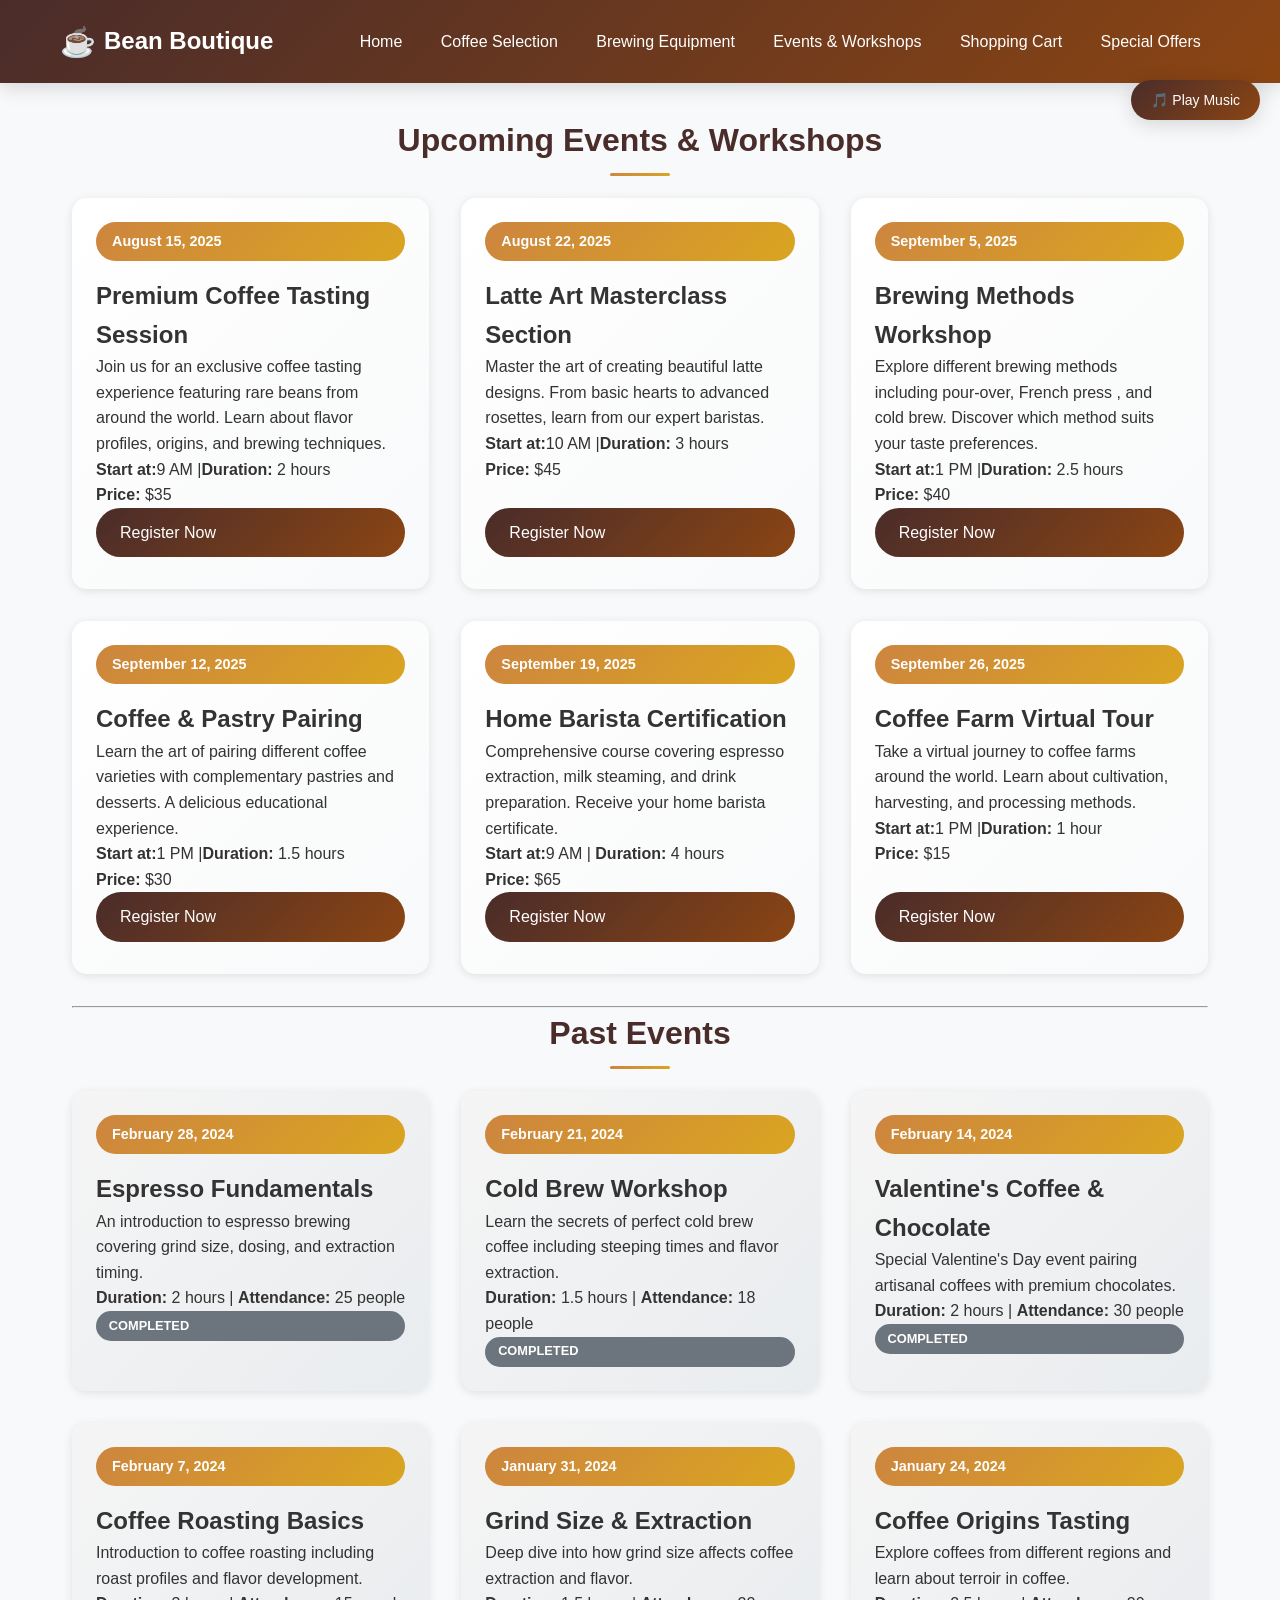
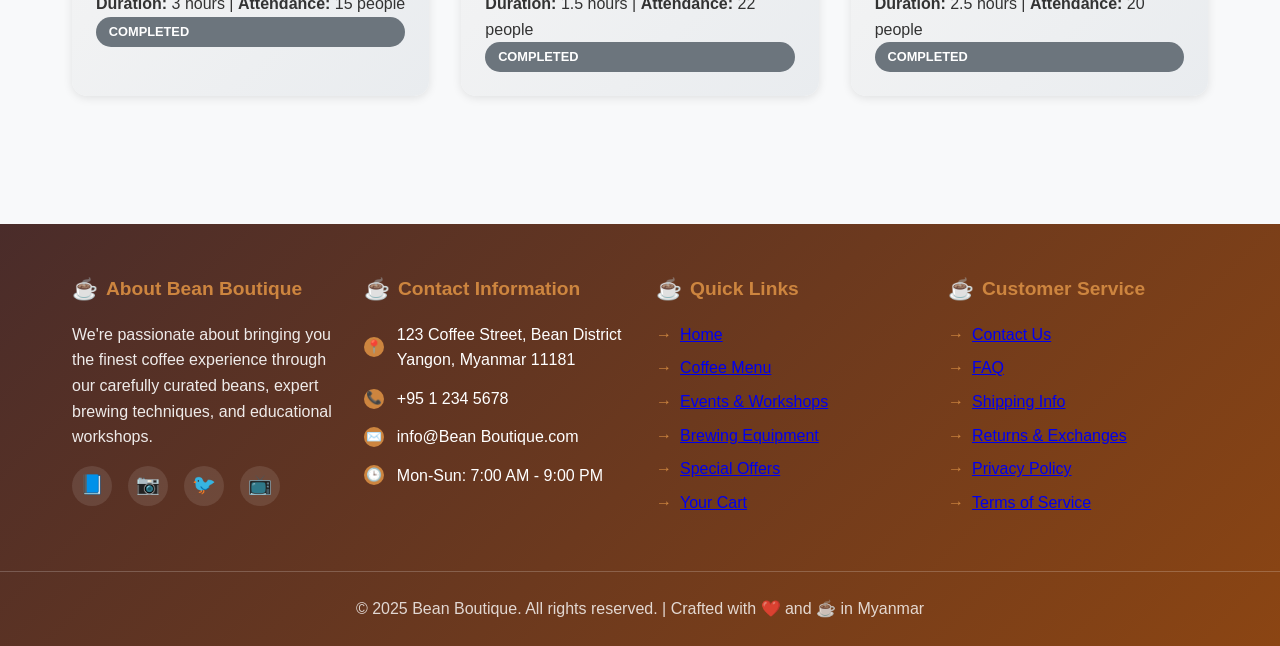
<file: events.html>
<!DOCTYPE html>
<html lang="en">
<head>
  <meta charset="UTF-8">
  <meta name="viewport" content="width=device-width, initial-scale=1.0">
  <title>Bean Boutique - Events & Workshops</title>
  <link rel="stylesheet" href="styles.css">
</head>
<body>
  <nav>
  <div class="nav-container">
    <a href="index.html" class="nav-logo">Bean Boutique</a>
    
    <div class="hamburger" id="hamburger">
      <span></span>
      <span></span>
      <span></span>
    </div>
    
    <ul class="nav-menu" id="nav-menu">
      <li class="nav-item"><a href="index.html" class="nav-link">Home</a></li>
      <li class="nav-item dropdown">
        <a href="coffee.html" class="nav-link">Coffee Selection</a>
        <ul class="dropdown-menu">
          <li class="nav-item"><a href="Espresso.html" class="nav-link">Espresso</a></li>
          <li class="nav-item"><a href="Cappuccino.html" class="nav-link">Cappuccino</a></li>
          <li class="nav-item"><a href="Americano.html" class="nav-link">Americano</a></li>
        </ul>
      </li>
      <li class="nav-item"><a href="brewing.html" class="nav-link">Brewing Equipment</a></li>
      <li class="nav-item"><a href="events.html" class="nav-link">Events & Workshops</a></li>
      <li class="nav-item"><a href="cart.html" class="nav-link">Shopping Cart</a></li>
      <li class="nav-item"><a href="offers.html" class="nav-link">Special Offers</a></li>
    </ul>
  </div>
</nav>

  <main>
    <h1 class="heading">Upcoming Events & Workshops</h1>
    <audio id="myAudio" loop>
        <source src="song/BackgroundMusic.mp3" type="audio/mpeg">
      </audio>

      <button class="music" onclick="toggleAudio()">🎵 Play Music</button>
    <div class="event-list">
      <div class="event-item upcoming">
        <span class="event-date">August 15, 2025</span>
        <h2>Premium Coffee Tasting Session</h2>
        <p>Join us for an exclusive coffee tasting experience featuring 
          rare beans from around the world. Learn about flavor profiles, 
          origins, and brewing techniques.</p>
        <p><strong>Start at:</strong>9 AM |<strong>Duration:</strong> 2 hours </p>
        <p><strong>Price:</strong> $35</p>
        <a href="Registration.html" class="design">Register Now</a>
      </div>
      
      <div class="event-item upcoming">
        <span class="event-date">August 22, 2025</span>
        <h2>Latte Art Masterclass Section</h2>
        <p>Master the art of creating beautiful latte designs. From basic 
          hearts to advanced rosettes, learn from our expert baristas.</p>
        <p><strong>Start at:</strong>10 AM |<strong>Duration:</strong> 
          3 hours </p>
        <p> <strong>Price:</strong> $45</p>
        <a href="Registration.html" class="design">Register Now</a>
      </div>
      
      <div class="event-item upcoming">
        <span class="event-date">September 5, 2025</span>
        <h2>Brewing Methods Workshop</h2>
        <p>Explore different brewing methods including pour-over, French press
          , and cold brew. Discover which method suits your taste preferences.</p>
        <p><strong>Start at:</strong>1 PM |<strong>Duration:</strong>
           2.5 hours </p>
        <p> <strong>Price:</strong> $40</p>
      
        <a href="Registration.html" class="design">Register Now</a>
      </div>
      
      <div class="event-item upcoming">
        <span class="event-date">September 12, 2025</span>
        <h2>Coffee & Pastry Pairing</h2>
        <p>Learn the art of pairing different coffee varieties with 
          complementary pastries and desserts. A delicious educational
           experience.</p>
        <p><strong>Start at:</strong>1 PM |<strong>Duration:</strong> 
          1.5 hours</p>
        <p> <strong>Price:</strong> $30</p>
    
        <a href="Registration.html" class="design">Register Now</a>
      </div>
      
      <div class="event-item upcoming">
        <span class="event-date">September 19, 2025</span>
        <h2>Home Barista Certification</h2>
        <p>Comprehensive course covering espresso extraction, milk steaming,
           and drink preparation. Receive your home barista certificate.</p>
        <p><strong>Start at:</strong>9 AM | <strong>Duration:</strong>
           4 hours</p>
        <p>  <strong>Price:</strong> $65</p>
    
        <a href="Registration.html" class="design">Register Now</a>
      </div>
      
      <div class="event-item upcoming">
        <span class="event-date">September 26, 2025</span>
        <h2>Coffee Farm Virtual Tour</h2>
        <p>Take a virtual journey to coffee farms around the world. Learn 
          about cultivation, harvesting, and processing methods.</p>
        <p><strong>Start at:</strong>1 PM |<strong>Duration:</strong>
           1 hour</p>
        <p> <strong>Price:</strong> $15</p>
       
        <a href="Registration.html" class="design">Register Now</a>
      </div>
    </div>
    <hr >
    <h1 class="heading">Past Events</h1>
    <div class="event-list">
      <div class="event-item past">
        <span class="event-date">February 28, 2024</span>
        <h2>Espresso Fundamentals</h2>
        <p>An introduction to espresso brewing covering grind size, 
          dosing, and extraction timing.</p>
        <p><strong>Duration:</strong> 2 hours | <strong>Attendance:</strong> 
          25 people</p>
        <span class="status-badge status-past">Completed</span>
      </div>
      <div class="event-item past">
        <span class="event-date">February 21, 2024</span>
        <h2>Cold Brew Workshop</h2>
        <p>Learn the secrets of perfect cold brew coffee including steeping
           times and flavor extraction.</p>
        <p><strong>Duration:</strong> 1.5 hours | <strong>Attendance:</strong>
           18 people</p>
        <span class="status-badge status-past">Completed</span>
      </div>
      <div class="event-item past">
        <span class="event-date">February 14, 2024</span>
        <h2>Valentine's Coffee & Chocolate</h2>
        <p>Special Valentine's Day event pairing artisanal coffees with 
          premium chocolates.</p>
        <p><strong>Duration:</strong> 2 hours | <strong>Attendance:</strong> 
          30 people</p>
        <span class="status-badge status-past">Completed</span>
      </div>
      <div class="event-item past">
        <span class="event-date">February 7, 2024</span>
        <h2>Coffee Roasting Basics</h2>
        <p>Introduction to coffee roasting including roast profiles and 
          flavor development.</p>
        <p><strong>Duration:</strong> 3 hours | <strong>Attendance:</strong> 
          15 people</p>
        <span class="status-badge status-past">Completed</span>
      </div>
     <div class="event-item past">
        <span class="event-date">January 31, 2024</span>
        <h2>Grind Size & Extraction</h2>
        <p>Deep dive into how grind size affects coffee extraction and 
          flavor.</p>
        <p><strong>Duration:</strong> 1.5 hours | <strong>Attendance:</strong>
           22 people</p>
        <span class="status-badge status-past">Completed</span>
      </div>
      <div class="event-item past">
        <span class="event-date">January 24, 2024</span>
        <h2>Coffee Origins Tasting</h2>
        <p>Explore coffees from different regions and learn about terroir 
          in coffee.</p>
        <p><strong>Duration:</strong> 2.5 hours | <strong>Attendance:</strong>
           20 people</p>
        <span class="status-badge status-past">Completed</span>
      </div>
    </div>
  </main>

  <footer>
  <div class="footer-content">
    <div class="footer-grid">
      <div class="footer-section">
        <h3>About Bean Boutique</h3>
        <p>We're passionate about bringing you the finest coffee experience through our carefully curated beans, expert brewing techniques, and educational workshops.</p>
        <div class="social-links">
          <a href="#" class="social-link" title="Facebook">📘</a>
          <a href="#" class="social-link" title="Instagram">📷</a>
          <a href="#" class="social-link" title="Twitter">🐦</a>
          <a href="#" class="social-link" title="YouTube">📺</a>
        </div>
      </div>
      
      <div class="footer-section">
        <h3>Contact Information</h3>
        <div class="contact-info">
          <div class="contact-item">
            <span class="contact-icon">📍</span>
            <span>123 Coffee Street, Bean District<br>Yangon, Myanmar 11181</span>
          </div>
          <div class="contact-item">
            <span class="contact-icon">📞</span>
            <span>+95 1 234 5678</span>
          </div>
          <div class="contact-item">
            <span class="contact-icon">✉️</span>
            <span>info@Bean Boutique.com</span>
          </div>
          <div class="contact-item">
            <span class="contact-icon">🕒</span>
            <span>Mon-Sun: 7:00 AM - 9:00 PM</span>
          </div>
        </div>
      </div>
      
      <div class="footer-section">
        <h3>Quick Links</h3>
        <ul>
          <li><a href="index.html">Home</a></li>
          <li><a href="coffee.html">Coffee Menu</a></li>
          <li><a href="events.html">Events & Workshops</a></li>
          <li><a href="brewing.html">Brewing Equipment</a></li>
          <li><a href="offers.html">Special Offers</a></li>
          <li><a href="cart.html">Your Cart</a></li>
        </ul>
      </div>
      
      <div class="footer-section">
        <h3>Customer Service</h3>
        <ul>
          <li><a href="#contact">Contact Us</a></li>
          <li><a href="#faq">FAQ</a></li>
          <li><a href="#shipping">Shipping Info</a></li>
          <li><a href="#returns">Returns & Exchanges</a></li>
          <li><a href="#privacy">Privacy Policy</a></li>
          <li><a href="#terms">Terms of Service</a></li>
        </ul>
      </div>
    </div>
  </div>
  
  <div class="footer-bottom">
    <p>&copy; 2025 Bean Boutique. All rights reserved. | Crafted with ❤️ and ☕ in Myanmar</p>
  </div>
</footer>

  <script src="scripts.js"></script>
</body>
</html>
</file>
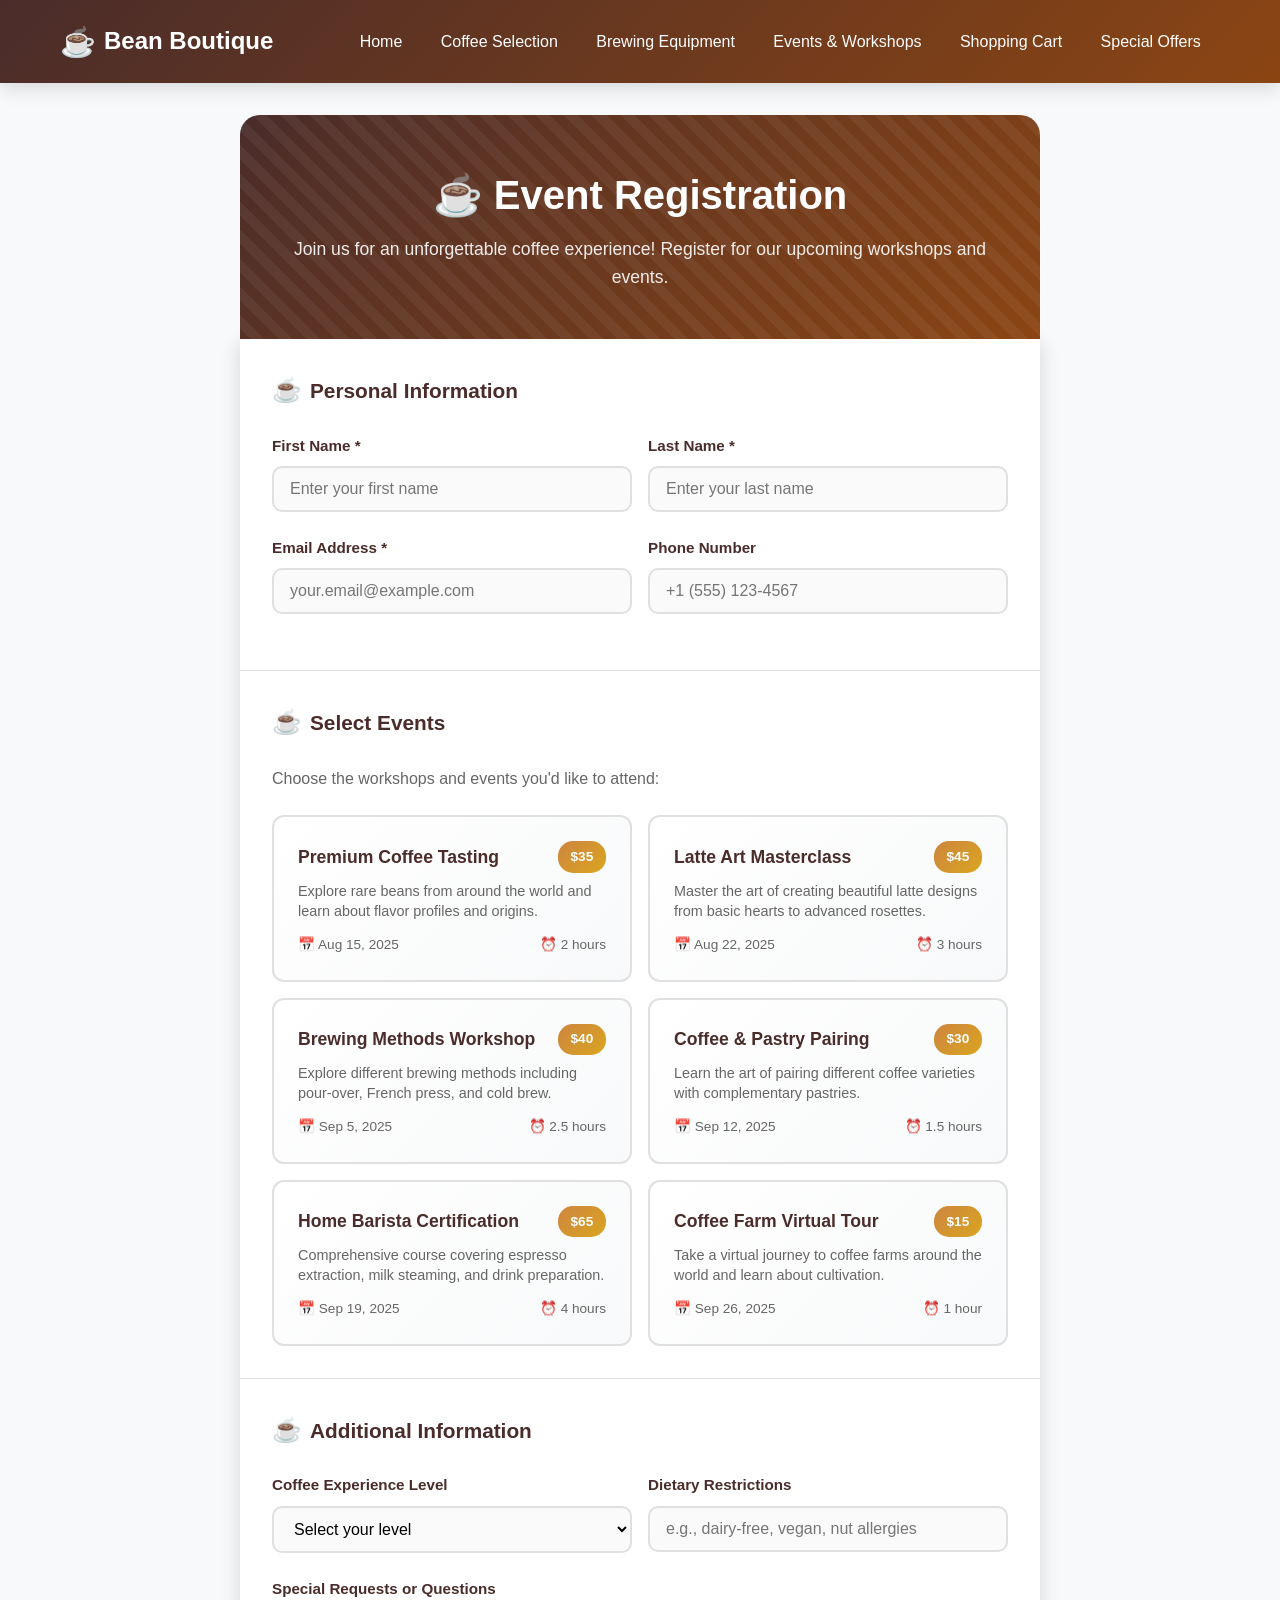
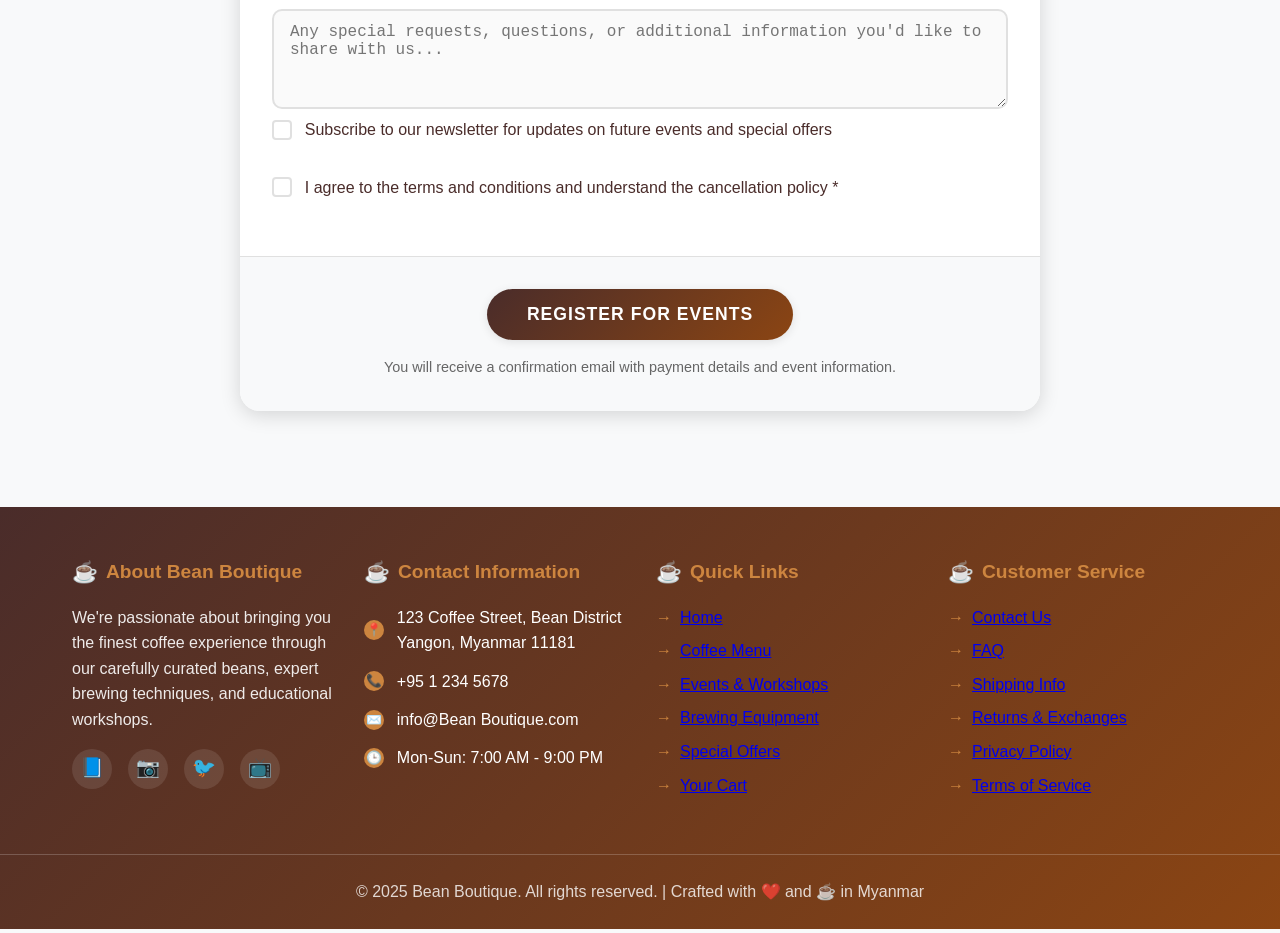
<file: Registration.html>
<!DOCTYPE html>
<html lang="en">
<head>
  <meta charset="UTF-8">
  <meta name="viewport" content="width=device-width, initial-scale=1.0">
  <title>Bean Boutique - Event Registration</title>
  <link rel="stylesheet" href="styles.css">
</head>
<body>
  <nav>
    <div class="nav-container">
      <a href="index.html" class="nav-logo">Bean Boutique</a>
      
      <div class="hamburger" id="hamburger">
        <span></span>
        <span></span>
        <span></span>
      </div>
      
      <ul class="nav-menu" id="nav-menu">
        <li class="nav-item"><a href="index.html" class="nav-link">Home</a></li>
        <li class="nav-item dropdown">
          <a href="coffee.html" class="nav-link">Coffee Selection</a>
          <ul class="dropdown-menu">
            <li class="nav-item"><a href="Espresso.html" class="nav-link">Espresso</a></li>
            <li class="nav-item"><a href="Cappuccino.html" class="nav-link">Cappuccino</a></li>
            <li class="nav-item"><a href="Americano.html" class="nav-link">Americano</a></li>
          </ul>
        </li>
        <li class="nav-item"><a href="brewing.html" class="nav-link">Brewing Equipment</a></li>
        <li class="nav-item"><a href="events.html" class="nav-link">Events & Workshops</a></li>
        <li class="nav-item"><a href="cart.html" class="nav-link">Shopping Cart</a></li>
        <li class="nav-item"><a href="offers.html" class="nav-link">Special Offers</a></li>
      </ul>
    </div>
  </nav>

  <main>
    <div class="registration-container">
      <div class="registration-header">
        <h1>☕ Event Registration</h1>
        <p>Join us for an unforgettable coffee experience! Register for our upcoming workshops and events.</p>
      </div>

      <form class="registration-form" id="registrationForm">
        <!-- Personal Information Section -->
        <div class="form-section">
          <h3>Personal Information</h3>
          <div class="form-row">
            <div class="form-group">
              <label for="firstName">First Name *</label>
              <input type="text" id="firstName" name="firstName" required placeholder="Enter your first name">
            </div>
            <div class="form-group">
              <label for="lastName">Last Name *</label>
              <input type="text" id="lastName" name="lastName" required placeholder="Enter your last name">
            </div>
          </div>
          
          <div class="form-row">
            <div class="form-group">
              <label for="email">Email Address *</label>
              <input type="email" id="email" name="email" required placeholder="your.email@example.com">
            </div>
            <div class="form-group">
              <label for="phone">Phone Number</label>
              <input type="tel" id="phone" name="phone" placeholder="+1 (555) 123-4567">
            </div>
          </div>
        </div>

        <!-- Event Selection Section -->
        <div class="form-section">
          <h3>Select Events</h3>
          <p style="color: #666; margin-bottom: 1.5rem;">Choose the workshops and events you'd like to attend:</p>
          
          <div class="events-grid">
            <div class="event-card" onclick="toggleEventSelection(this)">
              <input type="checkbox" id="coffee-tasting" name="events" value="coffee-tasting">
              <div class="event-card-header">
                <h4>Premium Coffee Tasting</h4>
                <span class="event-price">$35</span>
              </div>
              <div class="event-details">
                Explore rare beans from around the world and learn about flavor profiles and origins.
              </div>
              <div class="event-meta">
                <span>📅 Aug 15, 2025</span>
                <span>⏰ 2 hours</span>
              </div>
            </div>

            <div class="event-card" onclick="toggleEventSelection(this)">
              <input type="checkbox" id="latte-art" name="events" value="latte-art">
              <div class="event-card-header">
                <h4>Latte Art Masterclass</h4>
                <span class="event-price">$45</span>
              </div>
              <div class="event-details">
                Master the art of creating beautiful latte designs from basic hearts to advanced rosettes.
              </div>
              <div class="event-meta">
                <span>📅 Aug 22, 2025</span>
                <span>⏰ 3 hours</span>
              </div>
            </div>

            <div class="event-card" onclick="toggleEventSelection(this)">
              <input type="checkbox" id="brewing-methods" name="events" value="brewing-methods">
              <div class="event-card-header">
                <h4>Brewing Methods Workshop</h4>
                <span class="event-price">$40</span>
              </div>
              <div class="event-details">
                Explore different brewing methods including pour-over, French press, and cold brew.
              </div>
              <div class="event-meta">
                <span>📅 Sep 5, 2025</span>
                <span>⏰ 2.5 hours</span>
              </div>
            </div>

            <div class="event-card" onclick="toggleEventSelection(this)">
              <input type="checkbox" id="coffee-pairing" name="events" value="coffee-pairing">
              <div class="event-card-header">
                <h4>Coffee & Pastry Pairing</h4>
                <span class="event-price">$30</span>
              </div>
              <div class="event-details">
                Learn the art of pairing different coffee varieties with complementary pastries.
              </div>
              <div class="event-meta">
                <span>📅 Sep 12, 2025</span>
                <span>⏰ 1.5 hours</span>
              </div>
            </div>

            <div class="event-card" onclick="toggleEventSelection(this)">
              <input type="checkbox" id="barista-cert" name="events" value="barista-cert">
              <div class="event-card-header">
                <h4>Home Barista Certification</h4>
                <span class="event-price">$65</span>
              </div>
              <div class="event-details">
                Comprehensive course covering espresso extraction, milk steaming, and drink preparation.
              </div>
              <div class="event-meta">
                <span>📅 Sep 19, 2025</span>
                <span>⏰ 4 hours</span>
              </div>
            </div>

            <div class="event-card" onclick="toggleEventSelection(this)">
              <input type="checkbox" id="virtual-tour" name="events" value="virtual-tour">
              <div class="event-card-header">
                <h4>Coffee Farm Virtual Tour</h4>
                <span class="event-price">$15</span>
              </div>
              <div class="event-details">
                Take a virtual journey to coffee farms around the world and learn about cultivation.
              </div>
              <div class="event-meta">
                <span>📅 Sep 26, 2025</span>
                <span>⏰ 1 hour</span>
              </div>
            </div>
          </div>
        </div>

        <!-- Additional Information Section -->
        <div class="form-section">
          <h3>Additional Information</h3>
          <div class="form-row">
            <div class="form-group">
              <label for="experience">Coffee Experience Level</label>
              <select id="experience" name="experience">
                <option value="">Select your level</option>
                <option value="beginner">Beginner</option>
                <option value="intermediate">Intermediate</option>
                <option value="advanced">Advanced</option>
                <option value="professional">Professional</option>
              </select>
            </div>
            <div class="form-group">
              <label for="dietary">Dietary Restrictions</label>
              <input type="text" id="dietary" name="dietary" placeholder="e.g., dairy-free, vegan, nut allergies">
            </div>
          </div>
          
          <div class="form-group full-width">
            <label for="message">Special Requests or Questions</label>
            <textarea id="message" name="message" rows="4" placeholder="Any special requests, questions, or additional information you'd like to share with us..."></textarea>
          </div>

          <div class="custom-checkbox">
            <input type="checkbox" id="newsletter" name="newsletter" value="yes">
            <label for="newsletter">
              <span class="checkmark"></span>
              Subscribe to our newsletter for updates on future events and special offers
            </label>
          </div>

          <div class="custom-checkbox">
            <input type="checkbox" id="terms" name="terms" value="yes" required>
            <label for="terms">
              <span class="checkmark"></span>
              I agree to the terms and conditions and understand the cancellation policy *
            </label>
          </div>
        </div>

        <!-- Submit Section -->
        <div class="form-section submit-section">
          <button type="submit" class="submit-btn">Register for Events</button>
          <p style="margin-top: 1rem; color: #666; font-size: 0.9rem;">
            You will receive a confirmation email with payment details and event information.
          </p>
        </div>
      </form>
    </div>
  </main>

  <footer>
    <div class="footer-content">
      <div class="footer-grid">
        <div class="footer-section">
          <h3>About Bean Boutique</h3>
          <p>We're passionate about bringing you the finest coffee experience through our carefully curated beans, expert brewing techniques, and educational workshops.</p>
          <div class="social-links">
            <a href="#" class="social-link" title="Facebook">📘</a>
            <a href="#" class="social-link" title="Instagram">📷</a>
            <a href="#" class="social-link" title="Twitter">🐦</a>
            <a href="#" class="social-link" title="YouTube">📺</a>
          </div>
        </div>
        
        <div class="footer-section">
          <h3>Contact Information</h3>
          <div class="contact-info">
            <div class="contact-item">
              <span class="contact-icon">📍</span>
              <span>123 Coffee Street, Bean District<br>Yangon, Myanmar 11181</span>
            </div>
            <div class="contact-item">
              <span class="contact-icon">📞</span>
              <span>+95 1 234 5678</span>
            </div>
            <div class="contact-item">
              <span class="contact-icon">✉️</span>
              <span>info@Bean Boutique.com</span>
            </div>
            <div class="contact-item">
              <span class="contact-icon">🕒</span>
              <span>Mon-Sun: 7:00 AM - 9:00 PM</span>
            </div>
          </div>
        </div>
        
        <div class="footer-section">
          <h3>Quick Links</h3>
          <ul>
            <li><a href="index.html">Home</a></li>
            <li><a href="coffee.html">Coffee Menu</a></li>
            <li><a href="events.html">Events & Workshops</a></li>
            <li><a href="brewing.html">Brewing Equipment</a></li>
            <li><a href="offers.html">Special Offers</a></li>
            <li><a href="cart.html">Your Cart</a></li>
          </ul>
        </div>
        
        <div class="footer-section">
          <h3>Customer Service</h3>
          <ul>
            <li><a href="#contact">Contact Us</a></li>
            <li><a href="#faq">FAQ</a></li>
            <li><a href="#shipping">Shipping Info</a></li>
            <li><a href="#returns">Returns & Exchanges</a></li>
            <li><a href="#privacy">Privacy Policy</a></li>
            <li><a href="#terms">Terms of Service</a></li>
          </ul>
        </div>
      </div>
    </div>
    
    <div class="footer-bottom">
      <p>&copy; 2025 Bean Boutique. All rights reserved. | Crafted with ❤️ and ☕ in Myanmar</p>
    </div>
  </footer>

  <script>
    // Mobile navigation toggle
    function toggleMobileMenu() {
      const hamburger = document.getElementById('hamburger');
      const navMenu = document.getElementById('nav-menu');
      
      hamburger.classList.toggle('active');
      navMenu.classList.toggle('active');
    }

    // Event selection toggle
    function toggleEventSelection(card) {
      const checkbox = card.querySelector('input[type="checkbox"]');
      checkbox.checked = !checkbox.checked;
      card.classList.toggle('selected', checkbox.checked);
    }

    // Form validation and submission
    function validateForm(form) {
      const requiredFields = form.querySelectorAll('[required]');
      let isValid = true;
      
      requiredFields.forEach(field => {
        if (!field.value.trim()) {
          field.style.borderColor = 'var(--error-color)';
          isValid = false;
        } else {
          field.style.borderColor = 'var(--success-color)';
        }
      });
      
      return isValid;
    }

    // Initialize page functionality
    document.addEventListener('DOMContentLoaded', function() {
      // Mobile menu toggle
      const hamburger = document.getElementById('hamburger');
      if (hamburger) {
        hamburger.addEventListener('click', toggleMobileMenu);
      }
      
      // Close mobile menu when clicking on links
      const navLinks = document.querySelectorAll('.nav-link');
      navLinks.forEach(link => {
        link.addEventListener('click', () => {
          const navMenu = document.getElementById('nav-menu');
          const hamburger = document.getElementById('hamburger');
          if (navMenu.classList.contains('active')) {
            navMenu.classList.remove('active');
            hamburger.classList.remove('active');
          }
        });
      });
      
      // Form submission
      const registrationForm = document.getElementById('registrationForm');
      if (registrationForm) {
        registrationForm.addEventListener('submit', function(e) {
          e.preventDefault();
          
          if (validateForm(this)) {
            const selectedEvents = [];
            const checkboxes = this.querySelectorAll('input[name="events"]:checked');
            checkboxes.forEach(cb => {
              const card = cb.closest('.event-card');
              const eventName = card.querySelector('h4').textContent;
              const eventPrice = card.querySelector('.event-price').textContent;
              selectedEvents.push(`${eventName} (${eventPrice})`);
            });
            
            if (selectedEvents.length === 0) {
              alert('Please select at least one event to register for.');
              return;
            }
            
            const submitBtn = this.querySelector('.submit-btn');
            const originalText = submitBtn.textContent;
            submitBtn.innerHTML = '<span class="loading"></span> Processing Registration...';
            submitBtn.disabled = true;
            
            // Simulate form submission
            setTimeout(() => {
              alert(`Registration successful!\n\nEvents selected:\n${selectedEvents.join('\n')}\n\nYou will receive a confirmation email shortly with payment details and event information.`);
              this.reset();
              
              // Reset event cards
              document.querySelectorAll('.event-card').forEach(card => {
                card.classList.remove('selected');
              });
              
              submitBtn.textContent = originalText;
              submitBtn.disabled = false;
              
              // Redirect to events page
              window.location.href = 'events.html';
            }, 2000);
          } else {
            alert('Please fill in all required fields correctly.');
          }
        });
      }
      
      // Real-time form validation
      const inputs = document.querySelectorAll('input, textarea, select');
      inputs.forEach(input => {
        input.addEventListener('blur', function() {
          if (this.hasAttribute('required')) {
            if (this.value.trim()) {
              this.style.borderColor = 'var(--success-color)';
            } else {
              this.style.borderColor = 'var(--error-color)';
            }
          }
        });
        
        input.addEventListener('input', function() {
          if (this.style.borderColor === 'rgb(220, 53, 69)') { // error color
            this.style.borderColor = 'var(--border-color)';
          }
        });
      });
    });
  </script>
</body>
</html>
</file>
<file: styles.css>
/* Reset and Base Styles */
* {
  margin: 0;
  padding: 0;
  box-sizing: border-box;
}

body {
  font-family: 'Segoe UI', Tahoma, Geneva, Verdana, sans-serif;
  line-height: 1.6;
  color: #333;
  background-color: #f8f9fa;
}

/* Color Variables */
:root {
  --primary-color: #4a2c2a;
  --secondary-color: #8b4513;
  --accent-color: #cd853f;
  --light-bg: #f8f9fa;
  --dark-bg: #2c1810;
  --text-primary: #333;
  --text-light: #666;
  --border-color: #e0e0e0;
  --shadow-light: 0 2px 10px rgba(0,0,0,0.1);
  --shadow-medium: 0 4px 20px rgba(0,0,0,0.15);
  --gradient-primary: linear-gradient(135deg, #4a2c2a, #8b4513);
  --gradient-accent: linear-gradient(135deg, #cd853f, #daa520);
  --success-color: #28a745;
  --warning-color: #ffc107;
  --error-color: #dc3545;
}

/* Navigation Styles */
nav {
  background: var(--gradient-primary);
  padding: 1rem 0;
  position: sticky;
  top: 0;
  z-index: 1000;
  box-shadow: var(--shadow-medium);
  transition: all 0.3s ease;
}

.nav-container {
  max-width: 1200px;
  margin: 0 auto;
  padding: 0 20px;
  display: flex;
  justify-content: space-between;
  align-items: center;
}

.nav-logo {
  color: #fff;
  font-size: 1.5rem;
  font-weight: bold;
  text-decoration: none;
  display: flex;
  align-items: center;
  gap: 0.5rem;
}

.nav-logo::before {
  content: "☕";
  font-size: 1.8rem;
}

.nav-menu {
  list-style: none;
  display: flex;
  align-items: center;
  gap: 0;
}

.nav-item {
  position: relative;
}

.nav-link {
  color: #fff;
  text-decoration: none;
  padding: 0.8rem 1.2rem;
  display: block;
  border-radius: 5px;
  transition: all 0.3s ease;
  font-weight: 500;
}

.nav-link:hover {
  background: rgba(255, 255, 255, 0.1);
  transform: translateY(-2px);
}

.dropdown {
  position: relative;
}

.dropdown-menu {
  position: absolute;
  top: 100%;
  left: 0;
  background: var(--dark-bg);
  min-width: 180px;
  border-radius: 8px;
  box-shadow: var(--shadow-medium);
  opacity: 0;
  visibility: hidden;
  transform: translateY(-10px);
  transition: all 0.3s ease;
  z-index: 1001;
}

.dropdown:hover .dropdown-menu {
  opacity: 1;
  visibility: visible;
  transform: translateY(0);
}

.dropdown-menu .nav-link {
  border-bottom: 1px solid rgba(255, 255, 255, 0.1);
  border-radius: 0;
}

.dropdown-menu .nav-item:last-child .nav-link {
  border-bottom: none;
  border-radius: 0 0 8px 8px;
}

.dropdown-menu .nav-item:first-child .nav-link {
  border-radius: 8px 8px 0 0;
}

/* Mobile Navigation */
.hamburger {
  display: none;
  flex-direction: column;
  cursor: pointer;
  padding: 0.5rem;
  border-radius: 5px;
  transition: background 0.3s ease;
}

.hamburger:hover {
  background: rgba(255, 255, 255, 0.1);
}

.hamburger span {
  width: 25px;
  height: 3px;
  background: #fff;
  margin: 3px 0;
  transition: all 0.3s ease;
  border-radius: 2px;
}

.hamburger.active span:nth-child(1) {
  transform: rotate(45deg) translate(5px, 5px);
}

.hamburger.active span:nth-child(2) {
  opacity: 0;
}

.hamburger.active span:nth-child(3) {
  transform: rotate(-45deg) translate(7px, -6px);
}

/* Header and Slideshow */
header {
  position: relative;
  height: 60vh;
  min-height: 300px;
  max-height: 500px;
  overflow: hidden;
  background: #eee; 
}

.slideshow-container {
  position: relative;
  width: 100%;
  height: 100%;
  overflow: hidden;
}

.slideshow {
  position: relative;
  width: 100%;
  height: 100%;
}

.slideshow img {
  position: absolute;
  width: 100%;
  height: 100%;
  object-fit: cover;
  opacity: 0;
  transition: opacity 1s ease-in-out;
}

.slideshow img.active {
  opacity: 1;
}

.slideshow-nav {
  position: absolute;
  top: 50%;
  transform: translateY(-50%);
  background: rgba(0, 0, 0, 0.5);
  color: white;
  border: none;
  padding: 15px 20px;
  cursor: pointer;
  font-size: 18px;
  border-radius: 50%;
  transition: all 0.3s ease;
}

.slideshow-nav:hover {
  background: rgba(0, 0, 0, 0.8);
  transform: translateY(-50%) scale(1.1);
}

#prevBtn {
  left: 20px;
}

#nextBtn {
  right: 20px;
}

/* Main Content */
main {
  max-width: 1200px;
  margin: 0 auto;
  padding: 2rem;
  min-height: calc(100vh - 200px);
}

/* Welcome Section */
.welcome {
  text-align: center;
  padding: 4rem 0;
  background: var(--gradient-accent);
  margin: -2rem -2rem 3rem -2rem;
  border-radius: 15px;
  position: relative;
  overflow: hidden;
}


.welcome h1 {
  font-size: 3rem;
  margin-bottom: 1rem;
  color: white;
  text-shadow: 2px 2px 4px rgba(0, 0, 0, 0.3);
  position: relative;
  z-index: 1;
}

.welcome p {
  font-size: 1.2rem;
  color: rgba(255, 255, 255, 0.9);
  position: relative;
  z-index: 1;
}

/* Music Button */
.music {
  position: fixed;
  top: 80px;
  right: 20px;
  background: var(--gradient-primary);
  color: white;
  border: none;
  padding: 12px 20px;
  border-radius: 25px;
  cursor: pointer;
  font-size: 14px;
  box-shadow: var(--shadow-medium);
  transition: all 0.3s ease;
  z-index: 1000;
}

.music:hover {
  transform: scale(1.05);
  box-shadow: 0 6px 25px rgba(0, 0, 0, 0.2);
}

/* Coffee/Product Lists */
.coffee-list, .equipment-list, .event-list {
  display: grid;
  grid-template-columns: repeat(auto-fit, minmax(300px, 1fr));
  gap: 2rem;
  margin: 2rem 0;
}

.coffee-item, .equipment-item, .event-item {
  background: white;
  border-radius: 15px;
  padding: 1.5rem;
  box-shadow: var(--shadow-light);
  transition: all 0.3s ease;
  position: relative;
  overflow: hidden;
}

.coffee-item {
  display: flex;
  flex-direction: column;
  height: 100%;
}

.coffee-item .add-to-cart,
.coffee-item .design {
  margin-top: auto;
}

.coffee-item:hover, .equipment-item:hover, .event-item:hover {
  transform: translateY(-5px);
  box-shadow: var(--shadow-medium);
}


.coffee-item::before, .equipment-item::before {
  content: '';
  position: absolute;
  top: 0;
  left: 0;
  right: 0;
  height: 4px;
  background: var(--gradient-primary);
}


.coffee-item img, .equipment-item img {
  width: 100%;
  height: auto;
  object-fit: contain;
  border-radius: 100px;
  margin-bottom: 1rem;
  background: #f8f9fa;
}


.coffee-item img:hover, .equipment-item img:hover {
  transform: scale(1.05);
}


.coffee-item h2, .equipment-item h2 {
  color: var(--primary-color);
  margin-bottom: 0.5rem;
  font-size: 1.5rem;
}


.coffee-item p, .equipment-item p {
  color: var(--text-light);
  margin-bottom: 0.5rem;
  line-height: 1.5;
}

/* Consistent text containers for coffee items */
.tasting-notes, .preparation {
  background: rgba(205, 133, 63, 0.05);
  padding: 0.8rem;
  margin: 0.5rem 0;
  border-radius: 8px;
  border-left: 3px solid var(--accent-color);
  min-height: 60px;
  display: flex;
  align-items: center;
  line-height: 1.4;
}

.tasting-notes {
  background: rgba(139, 69, 19, 0.05);
  border-left-color: var(--secondary-color);
}

.preparation {
  background: rgba(74, 44, 42, 0.05);
  border-left-color: var(--primary-color);
}

.tasting-notes strong, .preparation strong {
  color: var(--primary-color);
  margin-right: 0.5rem;
  white-space: nowrap;
}

.coffee-item iframe, .equipment-item iframe {
  width: 100%;
  height: 200px;
  border-radius: 10px;
  border: none;
  margin-top: 1rem;
}

/* Coffee Slideshow */
.coffee-slideshow {
  position: relative;
  height: 300px;
  margin: 2rem 0;
  border-radius: 15px;
  overflow: hidden;
  box-shadow: var(--shadow-medium);
}

.coffee-slide {
  position: absolute;
  width: 100%;
  height: 100%;
  opacity: 0;
  transition: opacity 1s ease-in-out;
  display: flex;
  align-items: center;
  justify-content: center;
  color: white;
  text-align: center;
  font-size: 2rem;
  font-weight: bold;
  text-shadow: 2px 2px 4px rgba(0, 0, 0, 0.7);
}

.coffee-slide.active {
  opacity: 1;
}

.coffee-slide.americano {
  background: linear-gradient(135deg, #8b4513, #a0522d);
}

.coffee-slide.cappuccino {
  background: linear-gradient(135deg, #daa520, #cd853f);
}

.coffee-slide.espresso {
  background: linear-gradient(135deg, #2f1b14, #4a2c2a);
}

/* Buttons */
.design, .add-to-cart, .checkout-button, .back-button {
  background: var(--gradient-primary);
  color: white;
  border: none;
  padding: 12px 24px;
  border-radius: 25px;
  cursor: pointer;
  font-size: 16px;
  font-weight: 500;
  transition: all 0.3s ease;
  text-decoration: none;
  display: inline-block;
  margin: 0.5rem 0;
}

.design:hover, .add-to-cart:hover, .checkout-button:hover, .back-button:hover {
  transform: translateY(-2px);
  box-shadow: var(--shadow-medium);
}

/* Events */
.event-item {
  display: flex;
  flex-direction: column;
  height: 100%;
  position: relative;
}

.event-item a.design,
.event-item button,
.event-item .register {
  margin-top: auto;
  width: 100%;
  display: block;
}

.event-date {
  margin-bottom: 1rem;
}

.event-item button,
.event-item .register {
  margin-top: auto;
  width: 100%;
}

.event-item.upcoming {
  background: linear-gradient(135deg, #fff, #f8f9fa);
}

.event-item.past {
  background: linear-gradient(135deg, #f5f5f5, #e9ecef);
  opacity: 0.7;
}

.event-date {
  background: var(--gradient-accent);
  color: white;
  padding: 0.5rem 1rem;
  border-radius: 20px;
  font-size: 0.9rem;
  font-weight: bold;
  display: inline-block;
  margin-bottom: 1rem;
}

/* Offers */
.offers {
  display: grid;
  grid-template-columns: repeat(auto-fit, minmax(350px, 1fr));
  gap: 2rem;
  margin: 2rem 0;
}

.offer-item {
  background: white;
  border-radius: 15px;
  overflow: hidden;
  box-shadow: var(--shadow-light);
  transition: all 0.3s ease;
  position: relative;
  display: flex;
  flex-direction: column;
  height: 100%;
}

.offer-item:hover {
  transform: translateY(-5px);
  box-shadow: var(--shadow-medium);
}

.offer-item img {
  width: 100%;
  height: 200px;
  object-fit: cover;
}

.offer-content {
  padding: 1.5rem;
  display: flex;
  flex-direction: column;
  flex: 1 1 auto;
  height: 100%;
}

.offer-price,
.offer-regular {
  margin-bottom: 0.5rem;
  margin-top: 0;
}

.offer-content button {
  margin-top: auto; 
}

.offer-price {
  color: var(--primary-color);
  font-size: 1.5rem;
  font-weight: bold;
  margin: 1rem 0;
}

.offer-discount {
  background: #dc3545;
  color: white;
  padding: 0.3rem 0.8rem;
  border-radius: 15px;
  font-size: 0.9rem;
  position: absolute;
  top: 10px;
  right: 10px;
}

/* Cart */
.cart-table {
  width: 100%;
  border-collapse: collapse;
  margin: 2rem 0;
  background: white;
  border-radius: 10px;
  overflow: hidden;
  box-shadow: var(--shadow-light);
}

.cart-table th, .cart-table td {
  padding: 1rem;
  text-align: left;
  border-bottom: 1px solid var(--border-color);
}

.cart-table th {
  background: var(--gradient-primary);
  color: white;
  font-weight: 600;
}

.cart-table tr:hover {
  background: rgba(205, 133, 63, 0.05);
}

.cart-buttons {
  display: flex;
  justify-content: space-between;
  align-items: center;
  margin-top: 2rem;
  flex-wrap: wrap;
  gap: 1rem;
}

.quantity-controls {
  display: flex;
  align-items: center;
  gap: 0.5rem;
}

.quantity-btn {
  background: var(--accent-color);
  color: white;
  border: none;
  width: 30px;
  height: 30px;
  border-radius: 50%;
  cursor: pointer;
  font-size: 16px;
  transition: all 0.3s ease;
}

.quantity-btn:hover {
  background: var(--primary-color);
  transform: scale(1.1);
}

/* Cart Notification Animations */
@keyframes slideIn {
  from {
    transform: translateX(100%);
    opacity: 0;
  }
  to {
    transform: translateX(0);
    opacity: 1;
  }
}

@keyframes slideOut {
  from {
    transform: translateX(0);
    opacity: 1;
  }
  to {
    transform: translateX(100%);
    opacity: 0;
  }
}

.cart-notification {
  font-weight: 500;
  max-width: 300px;
  word-wrap: break-word;
  position: fixed;
  top: 20px;
  right: 20px;
  background: var(--gradient-primary);
  color: white;
  padding: 12px 20px;
  border-radius: 8px;
  box-shadow: var(--shadow-medium);
  z-index: 1000;
  animation: slideIn 0.3s ease;
}

/* Widgets */
.widget {
  background: white;
  border-radius: 15px;
  padding: 2rem;
  margin: 2rem 0;
  box-shadow: var(--shadow-light);
}

.widget h2 {
  color: var(--primary-color);
  margin-bottom: 1.5rem;
  font-size: 1.8rem;
}

.cust_container {
  display: grid;
  grid-template-columns: repeat(auto-fit, minmax(250px, 1fr));
  gap: 1.5rem;
}

.gitem {
  background: linear-gradient(135deg, #fff, #f8f9fa);
  border-radius: 10px;
  padding: 1.5rem;
  box-shadow: var(--shadow-light);
  transition: all 0.3s ease;
  border-left: 4px solid var(--accent-color);
}

.gitem:hover {
  transform: translateY(-3px);
  box-shadow: var(--shadow-medium);
}

.gitem:nth-child(even) {
  background: linear-gradient(135deg, #f8f9fa, #e9ecef);
  border-left-color: var(--secondary-color);
}

.gitem img {
  width: 100%;
  height: 80px;
  object-fit: cover;
  border-radius: 8px;
  margin-bottom: 1rem;
}

.gitem h1 {
  color: var(--primary-color);
  font-size: 1.2rem;
  margin-bottom: 0.5rem;
}

.gitem p {
  color: var(--text-light);
  line-height: 1.5;
}

/* Map */
.map iframe {
  width: 100%;
  height: 300px;
  border-radius: 10px;
  border: none;
}

/* Modal */
.modal {
  display: none;
  position: fixed;
  top: 0;
  left: 0;
  width: 100%;
  height: 100%;
  background: rgba(0, 0, 0, 0.5);
  z-index: 2000;
  backdrop-filter: blur(5px);
}

.modal-content {
  background: white;
  padding: 2rem;
  max-width: 500px;
  margin: 10% auto;
  border-radius: 15px;
  text-align: center;
  box-shadow: var(--shadow-medium);
  position: relative;
}

.close {
  position: absolute;
  top: 10px;
  right: 15px;
  font-size: 30px;
  cursor: pointer;
  color: #999;
  transition: color 0.3s ease;
}

.close:hover {
  color: #333;
}

.modal-content h2 {
  color: var(--primary-color);
  margin-bottom: 1rem;
}

.modal-content form {
  margin-top: 1.5rem;
}

.modal-content input {
  width: 100%;
  padding: 12px;
  margin: 0.5rem 0;
  border: 1px solid var(--border-color);
  border-radius: 8px;
  font-size: 16px;
}

.modal-content button {
  background: var(--gradient-primary);
  color: white;
  border: none;
  padding: 12px 30px;
  border-radius: 25px;
  cursor: pointer;
  font-size: 16px;
  margin-top: 1rem;
  transition: all 0.3s ease;
}

.modal-content button:hover {
  transform: translateY(-2px);
  box-shadow: var(--shadow-medium);
}

/* Registration Form Styles */
.registration-container {
  max-width: 800px;
  margin: 0 auto;
  padding: 0;
}

.registration-header {
  text-align: center;
  background: var(--gradient-primary);
  color: white;
  padding: 3rem 2rem;
  border-radius: 20px 20px 0 0;
  margin-bottom: 0;
  position: relative;
  overflow: hidden;
}

.registration-header::before {
  content: '';
  position: absolute;
  top: -50%;
  left: -50%;
  width: 200%;
  height: 200%;
  background: repeating-linear-gradient(
    45deg,
    transparent,
    transparent 10px,
    rgba(255,255,255,0.05) 10px,
    rgba(255,255,255,0.05) 20px
  );
  animation: subtle-move 20s linear infinite;
}

@keyframes subtle-move {
  0% { transform: translate(-50%, -50%) rotate(0deg); }
  100% { transform: translate(-50%, -50%) rotate(360deg); }
}

.registration-header h1 {
  font-size: 2.5rem;
  margin-bottom: 0.5rem;
  position: relative;
  z-index: 1;
}

.registration-header p {
  font-size: 1.1rem;
  opacity: 0.9;
  position: relative;
  z-index: 1;
}

.registration-form {
  background: white;
  padding: 0;
  margin: 0;
  border-radius: 0 0 20px 20px;
  box-shadow: var(--shadow-medium);
}

.form-section {
  padding: 2rem;
  border-bottom: 1px solid var(--border-color);
}

.form-section:last-child {
  border-bottom: none;
  border-radius: 0 0 20px 20px;
}

.form-section h3 {
  color: var(--primary-color);
  font-size: 1.3rem;
  margin-bottom: 1.5rem;
  display: flex;
  align-items: center;
  gap: 0.5rem;
}

.form-section h3::before {
  content: "☕";
  font-size: 1.5rem;
}

.form-row {
  display: grid;
  grid-template-columns: 1fr 1fr;
  gap: 1rem;
  margin-bottom: 1.5rem;
}

.form-group {
  display: flex;
  flex-direction: column;
}

.form-group.full-width {
  grid-column: 1 / -1;
}

.form-group label {
  color: var(--primary-color);
  font-weight: 600;
  margin-bottom: 0.5rem;
  font-size: 0.95rem;
}

.form-group input,
.form-group textarea,
.form-group select {
  padding: 12px 16px;
  border: 2px solid var(--border-color);
  border-radius: 10px;
  font-size: 16px;
  transition: all 0.3s ease;
  background-color: #fafafa;
}

.form-group input:focus,
.form-group textarea:focus,
.form-group select:focus {
  outline: none;
  border-color: var(--accent-color);
  background-color: white;
  box-shadow: 0 0 0 3px rgba(205, 133, 63, 0.1);
}

.form-group input:invalid:not(:placeholder-shown) {
  border-color: var(--error-color);
}

.form-group input:valid:not(:placeholder-shown) {
  border-color: var(--success-color);
}

/* Event Selection Styles */
.events-grid {
  display: grid;
  grid-template-columns: repeat(auto-fit, minmax(250px, 1fr));
  gap: 1rem;
  margin-top: 1rem;
}

.event-card {
  background: linear-gradient(135deg, #fff, #f8f9fa);
  border: 2px solid var(--border-color);
  border-radius: 12px;
  padding: 1.5rem;
  transition: all 0.3s ease;
  cursor: pointer;
  position: relative;
}

.event-card:hover {
  transform: translateY(-2px);
  box-shadow: var(--shadow-light);
  border-color: var(--accent-color);
}

.event-card.selected {
  border-color: var(--primary-color);
  background: linear-gradient(135deg, #fff, #f0f8ff);
  box-shadow: var(--shadow-light);
}

.event-card input[type="checkbox"] {
  position: absolute;
  opacity: 0;
  cursor: pointer;
}

.event-card-header {
  display: flex;
  align-items: center;
  justify-content: space-between;
  margin-bottom: 0.5rem;
}

.event-card h4 {
  color: var(--primary-color);
  font-size: 1.1rem;
  margin: 0;
}

.event-price {
  background: var(--gradient-accent);
  color: white;
  padding: 0.3rem 0.8rem;
  border-radius: 15px;
  font-size: 0.85rem;
  font-weight: bold;
}

.event-details {
  color: var(--text-light);
  font-size: 0.9rem;
  line-height: 1.4;
}

.event-meta {
  display: flex;
  justify-content: space-between;
  margin-top: 0.8rem;
  font-size: 0.85rem;
  color: var(--text-light);
}

/* Custom Checkbox */
.custom-checkbox {
  position: relative;
  margin-bottom: 1rem;
}

.custom-checkbox input {
  position: absolute;
  opacity: 0;
  cursor: pointer;
}

.custom-checkbox label {
  display: flex;
  align-items: center;
  cursor: pointer;
  padding: 0.5rem 0;
}

.checkmark {
  width: 20px;
  height: 20px;
  border: 2px solid var(--border-color);
  border-radius: 4px;
  margin-right: 0.8rem;
  display: flex;
  align-items: center;
  justify-content: center;
  transition: all 0.3s ease;
}

.custom-checkbox input:checked ~ label .checkmark {
  background: var(--primary-color);
  border-color: var(--primary-color);
}

.checkmark::after {
  content: "✓";
  color: white;
  font-weight: bold;
  opacity: 0;
  transition: opacity 0.3s ease;
}

.custom-checkbox input:checked ~ label .checkmark::after {
  opacity: 1;
}

/* Submit Button */
.submit-section {
  background: var(--light-bg);
  text-align: center;
}

.submit-btn {
  background: var(--gradient-primary);
  color: white;
  border: none;
  padding: 15px 40px;
  border-radius: 30px;
  font-size: 1.1rem;
  font-weight: 600;
  cursor: pointer;
  transition: all 0.3s ease;
  box-shadow: var(--shadow-light);
  text-transform: uppercase;
  letter-spacing: 1px;
}

.submit-btn:hover {
  transform: translateY(-3px);
  box-shadow: var(--shadow-medium);
}

.submit-btn:active {
  transform: translateY(-1px);
}

/* Footer Styles */
footer {
  background: var(--gradient-primary);
  color: white;
  margin-top: 4rem;
  padding: 0;
}

.footer-content {
  max-width: 1200px;
  margin: 0 auto;
  padding: 3rem 2rem 1rem;
}

.footer-grid {
  display: grid;
  grid-template-columns: repeat(auto-fit, minmax(250px, 1fr));
  gap: 2rem;
  margin-bottom: 2rem;
}

.footer-section h3 {
  font-size: 1.2rem;
  margin-bottom: 1rem;
  color: var(--accent-color);
  display: flex;
  align-items: center;
  gap: 0.5rem;
}

.footer-section h3::before {
  content: "☕";
  font-size: 1.3rem;
}

.footer-section p,
.footer-section li {
  line-height: 1.6;
  color: rgba(255, 255, 255, 0.9);
}

.footer-section ul {
  list-style: none;
}

.footer-section ul li {
  margin-bottom: 0.5rem;
  display: flex;
  align-items: center;
  gap: 0.5rem;
}

.footer-section ul li::before {
  content: "→";
  color: var(--accent-color);
}

.contact-info {
  display: flex;
  flex-direction: column;
  gap: 0.8rem;
}

.contact-item {
  display: flex;
  align-items: center;
  gap: 0.8rem;
}

.contact-icon {
  width: 20px;
  height: 20px;
  background: var(--accent-color);
  border-radius: 50%;
  display: flex;
  align-items: center;
  justify-content: center;
  font-size: 0.8rem;
}

.social-links {
  display: flex;
  gap: 1rem;
  margin-top: 1rem;
}

.social-link {
  width: 40px;
  height: 40px;
  background: rgba(255, 255, 255, 0.1);
  border-radius: 50%;
  display: flex;
  align-items: center;
  justify-content: center;
  color: white;
  text-decoration: none;
  transition: all 0.3s ease;
  font-size: 1.2rem;
}

.social-link:hover {
  background: var(--accent-color);
  transform: translateY(-2px);
}

.footer-bottom {
  border-top: 1px solid rgba(255, 255, 255, 0.2);
  padding: 1.5rem 2rem;
  text-align: center;
  color: rgba(255, 255, 255, 0.8);
}

.footer-bottom p {
  margin: 0;
}

/* General Form Styles */
form {
  background: white;
  padding: 2rem;
  border-radius: 15px;
  box-shadow: var(--shadow-light);
  margin: 2rem 0;
}

form label {
  display: block;
  margin-bottom: 0.5rem;
  color: var(--primary-color);
  font-weight: 500;
}

form input:not(.registration-form input), 
form textarea:not(.registration-form textarea) {
  width: 100%;
  padding: 12px;
  margin-bottom: 1rem;
  border: 1px solid var(--border-color);
  border-radius: 8px;
  font-size: 16px;
  transition: border-color 0.3s ease;
}

form input:focus:not(.registration-form input), 
form textarea:focus:not(.registration-form textarea) {
  outline: none;
  border-color: var(--accent-color);
}

form button:not(.registration-form button) {
  background: var(--gradient-primary);
  color: white;
  border: none;
  padding: 12px 30px;
  border-radius: 25px;
  cursor: pointer;
  font-size: 16px;
  transition: all 0.3s ease;
}

form button:hover:not(.registration-form button) {
  transform: translateY(-2px);
  box-shadow: var(--shadow-medium);
}

/* Headings */
.heading {
  color: var(--primary-color);
  font-size: 2rem;
  margin-bottom: 1.5rem;
  text-align: center;
  position: relative;
}

.heading::after {
  content: '';
  position: absolute;
  bottom: -10px;
  left: 50%;
  transform: translateX(-50%);
  width: 60px;
  height: 3px;
  background: var(--gradient-accent);
  border-radius: 2px;
}

.price {
  color: var(--primary-color);
  font-size: 1.2rem;
  font-weight: bold;
  margin: 0.5rem 0;
}

/* Status Badges */
.status-badge {
  padding: 0.3rem 0.8rem;
  border-radius: 15px;
  font-size: 0.8rem;
  font-weight: bold;
  text-transform: uppercase;
}

.status-past {
  background: #6c757d;
  color: white;
}

.star-rating {
  color: #ffc107;
  font-size: 1.5rem;
  letter-spacing: 2px;
  margin-bottom: 0.5rem;
}

.remove-btn {
  background: #dc3545 !important;
  color: white !important;
  border: none;
  padding: 6px 12px;
  border-radius: 4px;
  cursor: pointer;
  font-size: 12px;
  transition: background 0.3s ease;
  display: inline-block;
}

.remove-btn:hover {
  background: #c82333 !important;
}

/* Animations */
@keyframes fadeIn {
  from {
    opacity: 0;
    transform: translateY(20px);
  }
  to {
    opacity: 1;
    transform: translateY(0);
  }
}

.coffee-item, .equipment-item, .event-item, .offer-item {
  animation: fadeIn 0.6s ease-out;
}

/* Loading Animation */
.loading {
  display: inline-block;
  width: 20px;
  height: 20px;
  border: 3px solid rgba(255, 255, 255, 0.3);
  border-radius: 50%;
  border-top-color: white;
  animation: spin 1s ease-in-out infinite;
}

@keyframes spin {
  to {
    transform: rotate(360deg);
  }
}

.text-center {
  text-align: center;
}

.mt-2 {
  margin-top: 2rem;
}

.mb-2 {
  margin-bottom: 2rem;
}

.hidden {
  display: none;
}

.visible {
  display: block;
}

/* Responsive Design */
@media (max-width: 768px) {
  .hamburger {
    display: flex;
  }
  
  .nav-menu {
    position: fixed;
    top: 70px;
    left: -100%;
    width: 100%;
    height: calc(100vh - 70px);
    background: var(--dark-bg);
    flex-direction: column;
    justify-content: flex-start;
    align-items: center;
    transition: left 0.3s ease;
    overflow-y: auto;
    padding-top: 2rem;
  }
  
  .nav-menu.active {
    left: 0;
  }
  
  .nav-item {
    width: 90%;
    text-align: center;
    margin: 0.5rem 0;
  }
  
  .nav-link {
    width: 100%;
    padding: 1rem;
    border-radius: 8px;
  }
  
  .dropdown-menu {
    position: static;
    opacity: 1;
    visibility: visible;
    transform: none;
    background: rgba(255, 255, 255, 0.1);
    margin-top: 0.5rem;
    border-radius: 8px;
  }
  
  .welcome h1 {
    font-size: 2rem;
  }
  
  .welcome p {
    font-size: 1rem;
  }
  
  main {
    padding: 1rem;
  }
  
  .coffee-list, .equipment-list, .event-list, .offers {
    grid-template-columns: 1fr;
  }
  
  .cart-buttons {
    flex-direction: column;
    align-items: stretch;
  }
  
  .cust_container {
    grid-template-columns: 1fr;
  }
  
  .modal-content {
    margin: 5% auto;
    max-width: 90%;
  }
  
  .music {
    position: static;
    display: block;
    margin: 1rem auto;
  }
  
  header {
    height: 40vh;
    min-height: 200px;
    max-height: 300px;
  }
  
  /* Registration Form Mobile */
  .registration-header h1 {
    font-size: 2rem;
  }
  
  .form-row {
    grid-template-columns: 1fr;
    gap: 0;
  }
  
  .form-section {
    padding: 1.5rem;
  }
  
  .events-grid {
    grid-template-columns: 1fr;
  }
  
  /* Footer Mobile */
  .footer-grid {
    grid-template-columns: 1fr;
    gap: 2rem;
  }
  
  .footer-content {
    padding: 2rem 1rem 1rem;
  }
  
  .social-links {
    justify-content: center;
  }
  
  .contact-info {
    text-align: center;
  }
}

@media (max-width: 480px) {
  header {
    height: 30vh;
    min-height: 180px;
    max-height: 250px;
  }
  
  .coffee-slideshow {
    height: 200px;
  }
  
  .offer-item {
    margin-bottom: 1rem;
  }
  
  .welcome h1 {
    font-size: 1.5rem;
  }
  
  .coffee-item, .equipment-item, .event-item {
    padding: 1rem;
  }
  
  .cart-table {
    font-size: 0.9rem;
  }
  
  .cart-table th, .cart-table td {
    padding: 0.5rem;
  }
  
  .heading {
    font-size: 1.5rem;
  }
  
  .slideshow-nav {
    padding: 10px 15px;
    font-size: 16px;
  }
  
  .registration-header {
    padding: 2rem 1rem;
  }
  
  .registration-header h1 {
    font-size: 1.8rem;
  }
  
  .submit-btn {
    padding: 12px 30px;
    font-size: 1rem;
  }
}

/* Print Styles */
@media print {
  .nav-menu, .hamburger, .music, .slideshow-nav {
    display: none;
  }
  
  body {
    background: white;
  }
  
  .coffee-item, .equipment-item, .event-item {
    break-inside: avoid;
  }
}
</file>
